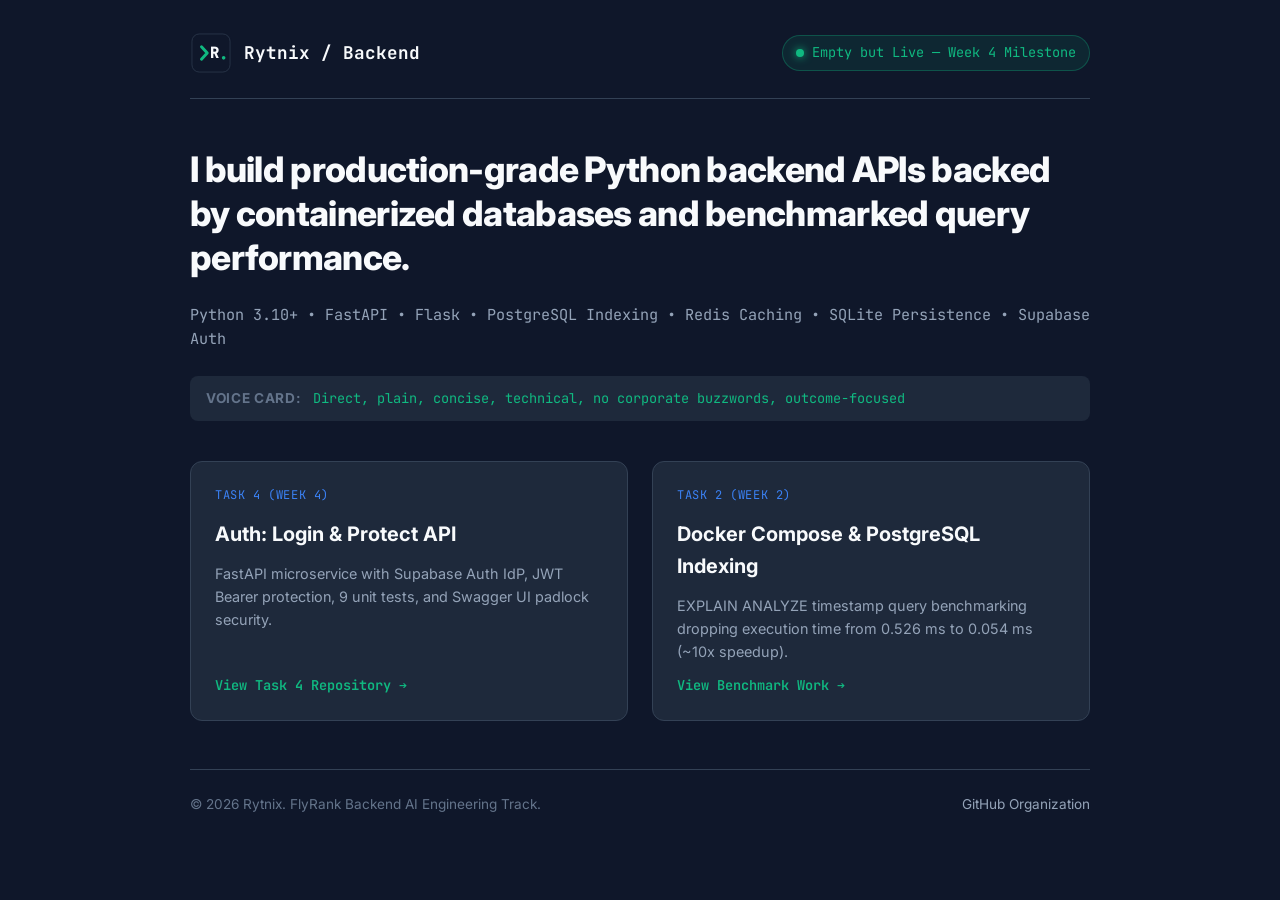
<file: index.html>
<!DOCTYPE html>
<html lang="en">
<head>
  <meta charset="UTF-8">
  <meta name="viewport" content="width=device-width, initial-scale=1.0">
  <title>Rytnix | Backend Engineering Portfolio</title>
  <link rel="preconnect" href="https://fonts.googleapis.com">
  <link rel="preconnect" href="https://fonts.gstatic.com" crossorigin>
  <link href="https://fonts.googleapis.com/css2?family=Inter:wght@400;600;700;800&family=JetBrains+Mono:wght@400;500;700&display=swap" rel="stylesheet">
  <link rel="stylesheet" href="style.css">
  <link rel="icon" type="image/svg+xml" href="favicon.svg">
</head>
<body>
  <div class="container">
    <header class="header">
      <div class="logo-group">
        <svg xmlns="http://www.w3.org/2000/svg" viewBox="0 0 512 512" width="42" height="42">
          <rect width="512" height="512" rx="112" fill="#0F172A"/>
          <rect x="24" y="24" width="464" height="464" rx="88" fill="none" stroke="#334155" stroke-width="8"/>
          <path d="M 140 180 L 210 256 L 140 332" fill="none" stroke="#10B981" stroke-width="36" stroke-linecap="round" stroke-linejoin="round"/>
          <text x="240" y="320" font-family="JetBrains Mono, sans-serif" font-weight="800" font-size="190" fill="#F8FAFC">R</text>
          <circle cx="410" cy="315" r="22" fill="#10B981"/>
        </svg>
        <span class="brand-name">Rytnix / Backend</span>
      </div>
      <div class="status-badge">
        <span class="status-dot"></span> Empty but Live — Week 4 Milestone
      </div>
    </header>

    <main class="hero">
      <h1 class="claim">
        I build production-grade Python backend APIs backed by containerized databases and benchmarked query performance.
      </h1>
      
      <p class="subtitle">
        Python 3.10+ • FastAPI • Flask • PostgreSQL Indexing • Redis Caching • SQLite Persistence • Supabase Auth
      </p>

      <div class="voice-card">
        <span class="voice-label">Voice Card:</span>
        <code>Direct, plain, concise, technical, no corporate buzzwords, outcome-focused</code>
      </div>

      <div class="card-grid">
        <div class="card">
          <div class="card-tag">Task 4 (Week 4)</div>
          <h3>Auth: Login & Protect API</h3>
          <p>FastAPI microservice with Supabase Auth IdP, JWT Bearer protection, 9 unit tests, and Swagger UI padlock security.</p>
          <a href="https://github.com/Rytnix786/first-api-endpoint/tree/main/Task4-w4-a1" class="btn" target="_blank">View Task 4 Repository ➔</a>
        </div>

        <div class="card">
          <div class="card-tag">Task 2 (Week 2)</div>
          <h3>Docker Compose & PostgreSQL Indexing</h3>
          <p>EXPLAIN ANALYZE timestamp query benchmarking dropping execution time from 0.526 ms to 0.054 ms (~10x speedup).</p>
          <a href="https://github.com/Rytnix786/first-api-endpoint/tree/main/Task2-w2" class="btn" target="_blank">View Benchmark Work ➔</a>
        </div>
      </div>
    </main>

    <footer class="footer">
      <p>&copy; 2026 Rytnix. FlyRank Backend AI Engineering Track.</p>
      <a href="https://github.com/Rytnix786/first-api-endpoint" target="_blank" class="footer-link">GitHub Organization</a>
    </footer>
  </div>
</body>
</html>
</file>
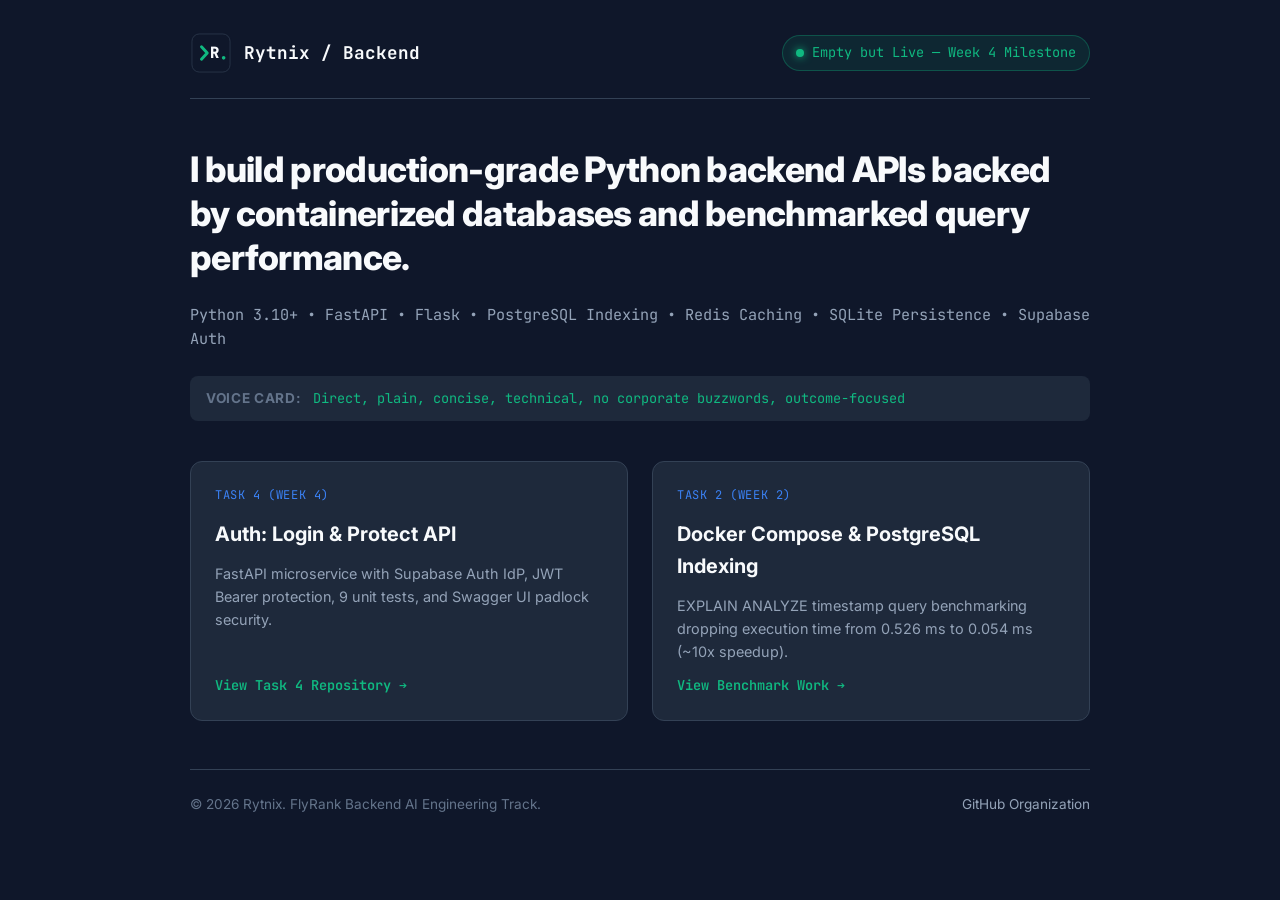
<file: AI-Fluency-w4/index.html>
<!DOCTYPE html>
<html lang="en">
<head>
  <meta charset="UTF-8">
  <meta name="viewport" content="width=device-width, initial-scale=1.0">
  <title>Rytnix | Backend Engineering Portfolio</title>
  <link rel="preconnect" href="https://fonts.googleapis.com">
  <link rel="preconnect" href="https://fonts.gstatic.com" crossorigin>
  <link href="https://fonts.googleapis.com/css2?family=Inter:wght@400;600;700;800&family=JetBrains+Mono:wght@400;500;700&display=swap" rel="stylesheet">
  <link rel="stylesheet" href="style.css">
</head>
<body>
  <div class="container">
    <header class="header">
      <div class="logo-group">
        <svg xmlns="http://www.w3.org/2000/svg" viewBox="0 0 512 512" width="42" height="42">
          <rect width="512" height="512" rx="112" fill="#0F172A"/>
          <rect x="24" y="24" width="464" height="464" rx="88" fill="none" stroke="#334155" stroke-width="8"/>
          <path d="M 140 180 L 210 256 L 140 332" fill="none" stroke="#10B981" stroke-width="36" stroke-linecap="round" stroke-linejoin="round"/>
          <text x="240" y="320" font-family="JetBrains Mono, sans-serif" font-weight="800" font-size="190" fill="#F8FAFC">R</text>
          <circle cx="410" cy="315" r="22" fill="#10B981"/>
        </svg>
        <span class="brand-name">Rytnix / Backend</span>
      </div>
      <div class="status-badge">
        <span class="status-dot"></span> Empty but Live — Week 4 Milestone
      </div>
    </header>

    <main class="hero">
      <h1 class="claim">
        I build production-grade Python backend APIs backed by containerized databases and benchmarked query performance.
      </h1>
      
      <p class="subtitle">
        Python 3.10+ • FastAPI • Flask • PostgreSQL Indexing • Redis Caching • SQLite Persistence • Supabase Auth
      </p>

      <div class="voice-card">
        <span class="voice-label">Voice Card:</span>
        <code>Direct, plain, concise, technical, no corporate buzzwords, outcome-focused</code>
      </div>

      <div class="card-grid">
        <div class="card">
          <div class="card-tag">Task 4 (Week 4)</div>
          <h3>Auth: Login & Protect API</h3>
          <p>FastAPI microservice with Supabase Auth IdP, JWT Bearer protection, 9 unit tests, and Swagger UI padlock security.</p>
          <a href="https://github.com/Rytnix786/first-api-endpoint/tree/main/Task4-w4-a1" class="btn" target="_blank">View Task 4 Repository ➔</a>
        </div>

        <div class="card">
          <div class="card-tag">Task 2 (Week 2)</div>
          <h3>Docker Compose & PostgreSQL Indexing</h3>
          <p>EXPLAIN ANALYZE timestamp query benchmarking dropping execution time from 0.526 ms to 0.054 ms (~10x speedup).</p>
          <a href="https://github.com/Rytnix786/first-api-endpoint/tree/main/Task2-w2" class="btn" target="_blank">View Benchmark Work ➔</a>
        </div>
      </div>
    </main>

    <footer class="footer">
      <p>&copy; 2026 Rytnix. FlyRank Backend AI Engineering Track.</p>
      <a href="https://github.com/Rytnix786/first-api-endpoint" target="_blank" class="footer-link">GitHub Organization</a>
    </footer>
  </div>
</body>
</html>
</file>
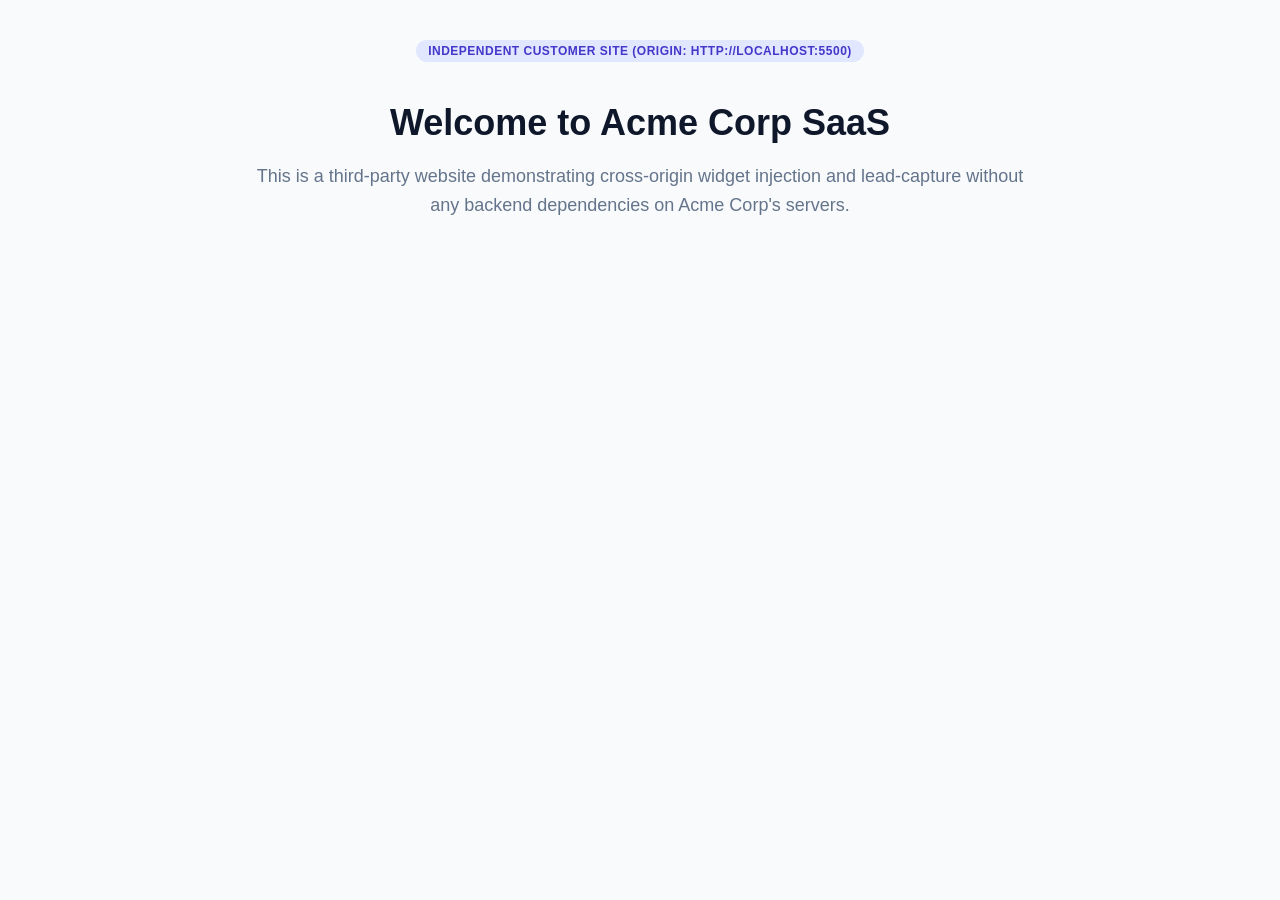
<file: backend-embeddable-widget-capstone/customer-site/index.html>
<!DOCTYPE html>
<html lang="en">
<head>
  <meta charset="UTF-8" />
  <meta name="viewport" content="width=device-width, initial-scale=1.0" />
  <title>Acme Corp — Independent Customer Website (Second Origin)</title>
  <style>
    body {
      font-family: -apple-system, BlinkMacSystemFont, "Segoe UI", Roboto, sans-serif;
      background: #f8fafc;
      margin: 0;
      padding: 40px 20px;
      color: #334155;
    }
    .hero {
      max-width: 800px;
      margin: 0 auto 40px auto;
      text-align: center;
    }
    .hero h1 {
      font-size: 36px;
      font-weight: 800;
      color: #0f172a;
      margin-bottom: 12px;
    }
    .hero p {
      font-size: 18px;
      color: #64748b;
      line-height: 1.6;
    }
    .badge {
      display: inline-block;
      background: #e0e7ff;
      color: #4338ca;
      font-size: 12px;
      font-weight: 700;
      padding: 4px 12px;
      border-radius: 9999px;
      margin-bottom: 16px;
      text-transform: uppercase;
      letter-spacing: 0.5px;
    }
  </style>
</head>
<body>

  <div class="hero">
    <div class="badge">Independent Customer Site (Origin: http://localhost:5500)</div>
    <h1>Welcome to Acme Corp SaaS</h1>
    <p>This is a third-party website demonstrating cross-origin widget injection and lead-capture without any backend dependencies on Acme Corp's servers.</p>
  </div>

  <!-- FLYRANK EMBEDDABLE WIDGET SNIPPET -->
  <script src="http://localhost:8000/widget.js?id=w_demo_123"></script>

</body>
</html>
</file>
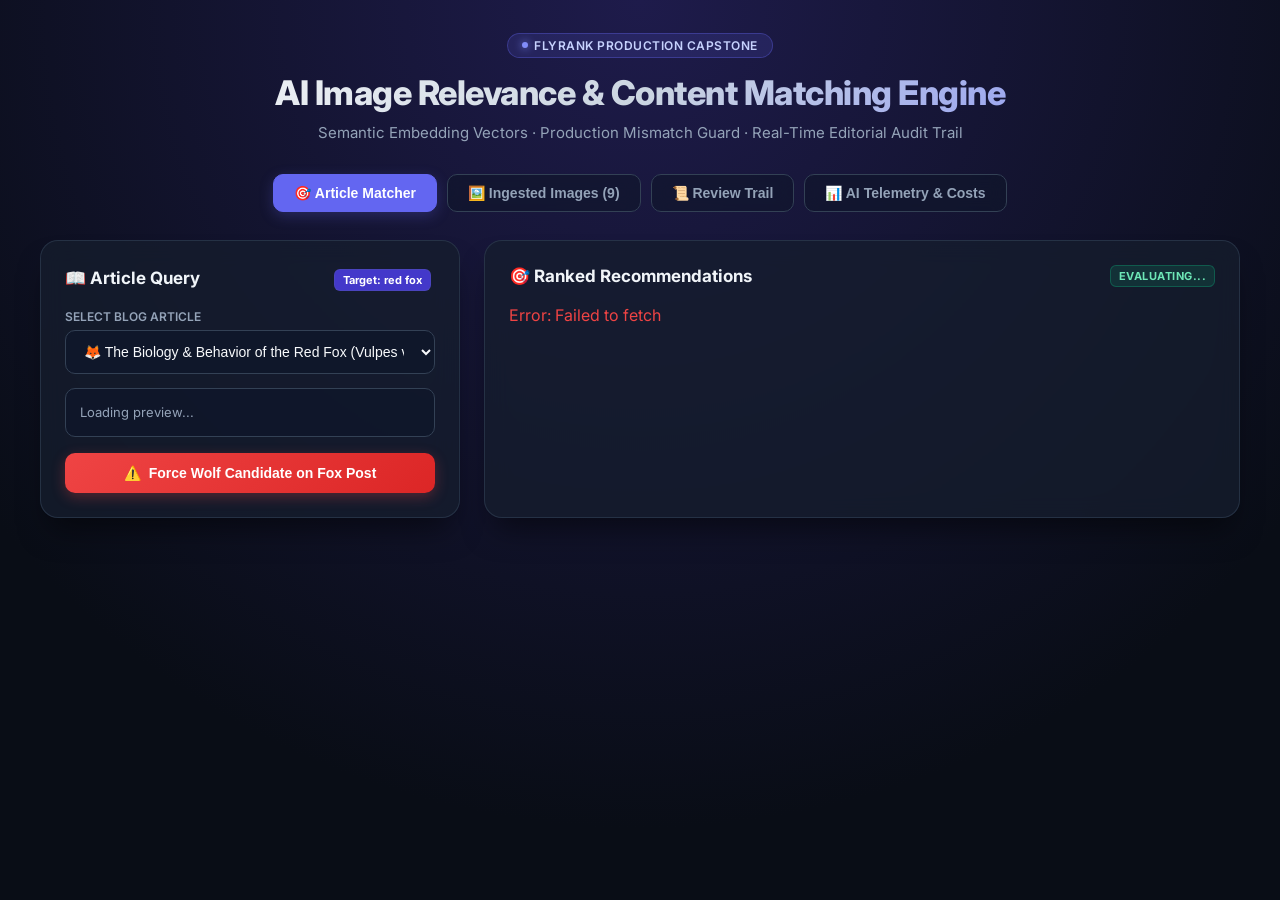
<file: backend-image-understanding-capstone/static/index.html>
<!DOCTYPE html>
<html lang="en">
<head>
  <meta charset="UTF-8" />
  <meta name="viewport" content="width=device-width, initial-scale=1.0" />
  <title>FlyRank — AI Image Relevance & Content Matching Engine</title>
  <link rel="preconnect" href="https://fonts.googleapis.com">
  <link rel="preconnect" href="https://fonts.gstatic.com" crossorigin>
  <link href="https://fonts.googleapis.com/css2?family=Inter:wght@400;500;600;700;800&family=JetBrains+Mono:wght@400;600&display=swap" rel="stylesheet">
  <style>
    :root {
      --primary: #6366f1;
      --primary-hover: #4f46e5;
      --primary-glow: rgba(99, 102, 241, 0.25);
      --bg: #090d16;
      --card-bg: rgba(22, 30, 46, 0.75);
      --card-border: rgba(51, 65, 85, 0.6);
      --card-hover: rgba(30, 41, 59, 0.85);
      --text-main: #f8fafc;
      --text-muted: #94a3b8;
      --border: #334155;
      --success: #10b981;
      --success-bg: rgba(16, 185, 129, 0.15);
      --danger: #ef4444;
      --danger-bg: rgba(239, 68, 68, 0.15);
      --warning: #f59e0b;
      --warning-bg: rgba(245, 158, 11, 0.15);
    }
    * {
      box-sizing: border-box;
      transition: all 0.2s cubic-bezier(0.16, 1, 0.3, 1);
    }
    body {
      font-family: 'Inter', -apple-system, BlinkMacSystemFont, sans-serif;
      background: radial-gradient(circle at 50% 0%, #1e1b4b 0%, var(--bg) 75%);
      color: var(--text-main);
      margin: 0;
      padding: 32px 20px;
      min-height: 100vh;
      -webkit-font-smoothing: antialiased;
    }
    .container {
      max-width: 1200px;
      margin: 0 auto;
    }
    /* Header */
    .header {
      text-align: center;
      margin-bottom: 32px;
    }
    .badge {
      display: inline-flex;
      align-items: center;
      gap: 6px;
      background: rgba(99, 102, 241, 0.15);
      border: 1px solid rgba(99, 102, 241, 0.35);
      color: #c7d2fe;
      font-size: 12px;
      font-weight: 600;
      padding: 4px 14px;
      border-radius: 9999px;
      margin-bottom: 14px;
      text-transform: uppercase;
      letter-spacing: 0.5px;
    }
    .badge::before {
      content: '';
      width: 6px;
      height: 6px;
      background: #818cf8;
      border-radius: 50%;
      box-shadow: 0 0 8px #818cf8;
    }
    .header h1 {
      font-size: 34px;
      font-weight: 800;
      margin: 0 0 10px 0;
      background: linear-gradient(135deg, #ffffff 0%, #cbd5e1 50%, #818cf8 100%);
      background-clip: text;
      -webkit-background-clip: text;
      -webkit-text-fill-color: transparent;
      letter-spacing: -0.5px;
    }
    .header p {
      color: var(--text-muted);
      font-size: 15px;
      margin: 0;
    }

    /* Tabs */
    .tabs-nav {
      display: flex;
      justify-content: center;
      gap: 10px;
      margin-bottom: 28px;
    }
    .tab-btn {
      padding: 10px 20px;
      border-radius: 10px;
      border: 1px solid var(--border);
      background: rgba(15, 23, 42, 0.6);
      color: var(--text-muted);
      font-size: 14px;
      font-weight: 600;
      cursor: pointer;
      display: flex;
      align-items: center;
      gap: 8px;
      backdrop-filter: blur(8px);
    }
    .tab-btn:hover {
      color: #ffffff;
      border-color: #64748b;
      transform: translateY(-1px);
    }
    .tab-btn.active {
      background: var(--primary);
      color: #ffffff;
      border-color: var(--primary);
      box-shadow: 0 4px 14px var(--primary-glow);
    }

    /* Layout Grid */
    .tab-content {
      display: none;
    }
    .tab-content.active {
      display: block;
      animation: fadeIn 0.3s ease-out;
    }
    @keyframes fadeIn {
      from { opacity: 0; transform: translateY(6px); }
      to { opacity: 1; transform: translateY(0); }
    }

    .grid {
      display: grid;
      grid-template-columns: 420px 1fr;
      gap: 24px;
    }
    @media (max-width: 900px) {
      .grid { grid-template-columns: 1fr; }
    }

    /* Cards */
    .card {
      background: var(--card-bg);
      border: 1px solid var(--card-border);
      border-radius: 18px;
      padding: 24px;
      box-shadow: 0 20px 30px -10px rgba(0, 0, 0, 0.5);
      backdrop-filter: blur(12px);
    }
    .card-header {
      display: flex;
      align-items: center;
      justify-content: space-between;
      margin-bottom: 18px;
    }
    .card-title {
      font-size: 17px;
      font-weight: 700;
      color: #f1f5f9;
      display: flex;
      align-items: center;
      gap: 8px;
    }

    /* Form Controls */
    select {
      width: 100%;
      padding: 12px 14px;
      border-radius: 10px;
      border: 1px solid var(--border);
      background: #0f172a;
      color: var(--text-main);
      font-size: 14px;
      font-weight: 500;
      outline: none;
      margin-bottom: 14px;
      cursor: pointer;
    }
    select:focus {
      border-color: var(--primary);
      box-shadow: 0 0 0 3px var(--primary-glow);
    }

    /* Action Buttons */
    .btn-action {
      width: 100%;
      padding: 12px 16px;
      border-radius: 10px;
      border: none;
      font-size: 14px;
      font-weight: 600;
      cursor: pointer;
      display: flex;
      align-items: center;
      justify-content: center;
      gap: 8px;
      position: relative;
      overflow: hidden;
    }
    .btn-action:active {
      transform: scale(0.98);
    }
    .btn-attack {
      background: linear-gradient(135deg, #ef4444 0%, #dc2626 100%);
      color: #ffffff;
      box-shadow: 0 4px 14px rgba(239, 68, 68, 0.3);
      margin-top: 10px;
    }
    .btn-attack:hover {
      background: linear-gradient(135deg, #f87171 0%, #ef4444 100%);
      box-shadow: 0 6px 20px rgba(239, 68, 68, 0.45);
    }

    /* Candidate Card */
    .candidate-card {
      background: rgba(15, 23, 42, 0.7);
      border: 1px solid var(--border);
      border-radius: 14px;
      padding: 16px;
      margin-bottom: 14px;
      position: relative;
    }
    .candidate-card:hover {
      border-color: #64748b;
      background: rgba(30, 41, 59, 0.8);
      transform: translateY(-2px);
    }
    .candidate-card.accepted {
      border-left: 5px solid var(--success);
    }
    .candidate-card.refused {
      border-left: 5px solid var(--danger);
    }

    .verdict-tag {
      display: inline-flex;
      align-items: center;
      gap: 4px;
      font-size: 11px;
      font-weight: 700;
      padding: 3px 8px;
      border-radius: 6px;
      text-transform: uppercase;
      letter-spacing: 0.5px;
    }
    .verdict-accepted {
      background: var(--success-bg);
      color: #6ee7b7;
      border: 1px solid rgba(16, 185, 129, 0.3);
    }
    .verdict-refused {
      background: var(--danger-bg);
      color: #fca5a5;
      border: 1px solid rgba(239, 68, 68, 0.3);
    }

    .tag {
      display: inline-block;
      background: rgba(51, 65, 85, 0.6);
      color: #cbd5e1;
      font-size: 11px;
      font-weight: 500;
      padding: 3px 8px;
      border-radius: 6px;
      margin-right: 4px;
      margin-top: 4px;
      border: 1px solid rgba(100, 116, 139, 0.2);
    }

    .score-badge {
      font-family: 'JetBrains Mono', monospace;
      font-weight: 700;
      color: #818cf8;
      font-size: 13px;
      background: rgba(99, 102, 241, 0.1);
      padding: 2px 8px;
      border-radius: 6px;
    }

    /* Mini Action Buttons inside Candidate Card */
    .card-actions {
      display: flex;
      gap: 8px;
      margin-top: 12px;
    }
    .btn-review {
      flex: 1;
      padding: 8px 12px;
      border-radius: 8px;
      font-size: 12px;
      font-weight: 600;
      border: none;
      cursor: pointer;
      display: flex;
      align-items: center;
      justify-content: center;
      gap: 6px;
    }
    .btn-approve {
      background: rgba(16, 185, 129, 0.2);
      color: #34d399;
      border: 1px solid rgba(16, 185, 129, 0.4);
    }
    .btn-approve:hover {
      background: var(--success);
      color: #ffffff;
      box-shadow: 0 4px 12px rgba(16, 185, 129, 0.3);
    }
    .btn-reject {
      background: rgba(239, 68, 68, 0.2);
      color: #f87171;
      border: 1px solid rgba(239, 68, 68, 0.4);
    }
    .btn-reject:hover {
      background: var(--danger);
      color: #ffffff;
      box-shadow: 0 4px 12px rgba(239, 68, 68, 0.3);
    }

    /* Toast Notification */
    #toast-container {
      position: fixed;
      bottom: 24px;
      right: 24px;
      z-index: 1000;
      display: flex;
      flex-direction: column;
      gap: 8px;
    }
    .toast {
      background: #1e293b;
      color: #ffffff;
      border: 1px solid #475569;
      padding: 12px 18px;
      border-radius: 10px;
      font-size: 13px;
      font-weight: 500;
      box-shadow: 0 10px 25px rgba(0, 0, 0, 0.5);
      display: flex;
      align-items: center;
      gap: 10px;
      animation: slideIn 0.25s ease-out;
    }
    @keyframes slideIn {
      from { transform: translateX(100%); opacity: 0; }
      to { transform: translateX(0); opacity: 1; }
    }

    /* Tables for Logs and Telemetry */
    table {
      width: 100%;
      border-collapse: collapse;
      font-size: 13px;
      text-align: left;
    }
    th {
      padding: 12px;
      background: rgba(15, 23, 42, 0.8);
      color: #94a3b8;
      border-bottom: 1px solid var(--border);
      font-weight: 600;
      text-transform: uppercase;
      font-size: 11px;
      letter-spacing: 0.5px;
    }
    td {
      padding: 12px;
      border-bottom: 1px solid rgba(51, 65, 85, 0.4);
      color: #cbd5e1;
    }
    tr:hover td {
      background: rgba(30, 41, 59, 0.5);
    }

    /* Gallery Cards */
    .gallery-grid {
      display: grid;
      grid-template-columns: repeat(auto-fill, minmax(280px, 1fr));
      gap: 16px;
    }
    .gallery-card {
      background: rgba(15, 23, 42, 0.6);
      border: 1px solid var(--border);
      border-radius: 14px;
      padding: 16px;
      position: relative;
    }
    .gallery-card.flagged {
      border: 1px solid rgba(245, 158, 11, 0.6);
      background: rgba(245, 158, 11, 0.05);
    }
  </style>
</head>
<body>

  <div class="container">
    <div class="header">
      <div class="badge">FlyRank Production Capstone</div>
      <h1>AI Image Relevance & Content Matching Engine</h1>
      <p>Semantic Embedding Vectors · Production Mismatch Guard · Real-Time Editorial Audit Trail</p>
    </div>

    <!-- Navigation Tabs -->
    <div class="tabs-nav">
      <button class="tab-btn active" onclick="switchTab('matcher', this)">🎯 Article Matcher</button>
      <button class="tab-btn" onclick="switchTab('gallery', this)">🖼️ Ingested Images (9)</button>
      <button class="tab-btn" onclick="switchTab('reviews', this)">📜 Review Trail</button>
      <button class="tab-btn" onclick="switchTab('costs', this)">📊 AI Telemetry & Costs</button>
    </div>

    <!-- TAB 1: Article Matcher & Guard -->
    <div id="tab-matcher" class="tab-content active">
      <div class="grid">
        <!-- Left Panel: Article Selection -->
        <div class="card">
          <div class="card-header">
            <div class="card-title">📖 Article Query</div>
            <span id="post-target-tag" class="tag" style="background:#4338ca; color:#ffffff; font-weight:700;">Target: red fox</span>
          </div>

          <label style="display:block; font-size:12px; color:var(--text-muted); font-weight:600; margin-bottom:6px; text-transform:uppercase;">Select Blog Article</label>
          <select id="article-select" onchange="loadArticleMatches()">
            <option value="p_fox_01">🦊 The Biology & Behavior of the Red Fox (Vulpes vulpes)</option>
            <option value="p_wolf_01">🐺 Pack Hunting Tactics of the Gray Wolf (Canis lupus)</option>
            <option value="p_dog_01">🐶 Essential Care Tips for Your Golden Retriever</option>
            <option value="p_quantum_01">⚛️ Superconducting Qubits & Quantum Computing</option>
            <option value="p_satellite_01">🛰️ Next-Generation Spacecraft & Satellites</option>
            <option value="p_cooking_01">🍕 Traditional Neapolitan Pizza Recipe (Out of Domain)</option>
          </select>

          <div id="post-content-preview" style="font-size: 13px; color: var(--text-muted); line-height: 1.5; margin-bottom: 16px; background: rgba(15, 23, 42, 0.8); padding: 14px; border-radius: 10px; border: 1px solid var(--border);">
            Loading preview...
          </div>

          <button onclick="forceWolfOnFox()" class="btn-action btn-attack" id="force-wolf-btn">
            <span>⚠️</span> Force Wolf Candidate on Fox Post
          </button>

          <div id="forced-alert-container"></div>
        </div>

        <!-- Right Panel: Match Candidates -->
        <div class="card">
          <div class="card-header">
            <div class="card-title">🎯 Ranked Recommendations</div>
            <span id="match-status-badge" class="verdict-tag verdict-accepted">Evaluating...</span>
          </div>

          <div id="match-summary" style="font-size: 13px; color: #cbd5e1; margin-bottom: 16px; font-weight: 500; line-height: 1.4;"></div>

          <div id="candidates-list">
            <div style="text-align:center; color:var(--text-muted); padding:30px;">Loading candidate rankings...</div>
          </div>
        </div>
      </div>
    </div>

    <!-- TAB 2: Image Corpus Gallery -->
    <div id="tab-gallery" class="tab-content">
      <div class="card">
        <div class="card-header">
          <div class="card-title">🖼️ Ingested Image Corpus & Vision Metadata</div>
          <button onclick="loadGallery()" class="tab-btn" style="padding:4px 10px; font-size:12px;">🔄 Refresh</button>
        </div>
        <div id="gallery-container" class="gallery-grid">Loading image corpus...</div>
      </div>
    </div>

    <!-- TAB 3: Review Audit Trail -->
    <div id="tab-reviews" class="tab-content">
      <div class="card">
        <div class="card-header">
          <div class="card-title">📜 Human-in-the-Loop Review Trail</div>
          <button onclick="loadReviews()" class="tab-btn" style="padding:4px 10px; font-size:12px;">🔄 Refresh</button>
        </div>
        <div style="overflow-x:auto;">
          <table>
            <thead>
              <tr>
                <th>Timestamp</th>
                <th>Post ID</th>
                <th>Image ID</th>
                <th>Decision</th>
                <th>Similarity</th>
                <th>Reason</th>
              </tr>
            </thead>
            <tbody id="reviews-tbody">
              <tr><td colspan="6" style="text-align:center;">Loading audit trail...</td></tr>
            </tbody>
          </table>
        </div>
      </div>
    </div>

    <!-- TAB 4: AI Cost Telemetry -->
    <div id="tab-costs" class="tab-content">
      <div class="card">
        <div class="card-header">
          <div class="card-title">📊 Per-Call AI Cost Telemetry ($0 Free Tier Tracking)</div>
          <button onclick="loadCosts()" class="tab-btn" style="padding:4px 10px; font-size:12px;">🔄 Refresh</button>
        </div>
        <div style="overflow-x:auto;">
          <table>
            <thead>
              <tr>
                <th>Timestamp</th>
                <th>Operation</th>
                <th>Model</th>
                <th>Tokens (In / Out)</th>
                <th>Duration</th>
                <th>Cost (µ-cents)</th>
              </tr>
            </thead>
            <tbody id="costs-tbody">
              <tr><td colspan="6" style="text-align:center;">Loading telemetry logs...</td></tr>
            </tbody>
          </table>
        </div>
      </div>
    </div>
  </div>

  <!-- Toast Container -->
  <div id="toast-container"></div>

  <script>
    const API_BASE = 'http://localhost:8000';

    function showToast(message, type = 'success') {
      const container = document.getElementById('toast-container');
      const toast = document.createElement('div');
      toast.className = 'toast';
      const icon = type === 'success' ? '✅' : (type === 'danger' ? '❌' : 'ℹ️');
      toast.innerHTML = `<span>${icon}</span> <span>${message}</span>`;
      container.appendChild(toast);
      setTimeout(() => {
        toast.style.opacity = '0';
        toast.style.transform = 'translateY(10px)';
        setTimeout(() => toast.remove(), 250);
      }, 3500);
    }

    function switchTab(tabName, el) {
      document.querySelectorAll('.tab-content').forEach(tc => tc.classList.remove('active'));
      document.querySelectorAll('.tab-btn').forEach(tb => tb.classList.remove('active'));
      document.getElementById('tab-' + tabName).classList.add('active');
      if (el) el.classList.add('active');

      if (tabName === 'gallery') loadGallery();
      if (tabName === 'reviews') loadReviews();
      if (tabName === 'costs') loadCosts();
    }

    async function loadArticleMatches() {
      const select = document.getElementById('article-select');
      const postId = select.value;
      const alertContainer = document.getElementById('forced-alert-container');
      alertContainer.innerHTML = '';

      const targetMap = {
        'p_fox_01': 'Target: red fox',
        'p_wolf_01': 'Target: gray wolf',
        'p_dog_01': 'Target: dog',
        'p_quantum_01': 'Target: quantum computing',
        'p_satellite_01': 'Target: space satellite',
        'p_cooking_01': 'Target: culinary recipe'
      };
      document.getElementById('post-target-tag').innerText = targetMap[postId] || 'Target: general';

      try {
        const res = await fetch(`${API_BASE}/api/v1/posts/${postId}/matches`);
        const data = await res.json();

        document.getElementById('post-content-preview').innerHTML = `
          <strong>Title:</strong> ${data.post_title}<br/>
          <span style="color:#a5b4fc; font-weight:600;">Ground-Truth Target: ${data.target_subject}</span>
        `;
        document.getElementById('match-summary').innerText = data.status_summary;

        const badge = document.getElementById('match-status-badge');
        if (data.has_confident_match) {
          badge.className = 'verdict-tag verdict-accepted';
          badge.innerHTML = '<span>●</span> Confident Match';
        } else {
          badge.className = 'verdict-tag verdict-refused';
          badge.innerHTML = '<span>●</span> No Match (Refused)';
        }

        renderCandidates(data.candidates, postId);
      } catch (err) {
        document.getElementById('candidates-list').innerHTML = `<div style="color:#ef4444;">Error: ${err.message}</div>`;
      }
    }

    function renderCandidates(candidates, postId) {
      const container = document.getElementById('candidates-list');
      if (!candidates || candidates.length === 0) {
        container.innerHTML = '<div style="color:var(--text-muted); text-align:center; padding:30px;">No candidates available.</div>';
        return;
      }

      container.innerHTML = candidates.map(c => {
        const isAccepted = c.guard_passed;
        return `
          <div class="candidate-card ${isAccepted ? 'accepted' : 'refused'}">
            <div style="display:flex; justify-content:space-between; align-items:center; margin-bottom: 6px;">
              <span style="font-weight: 700; font-size: 14px; color:#f8fafc;">${c.filename}</span>
              <span class="score-badge">Cosine Sim: ${(c.similarity_score * 100).toFixed(1)}%</span>
            </div>
            
            <div style="margin-bottom: 8px;">
              <span class="verdict-tag ${isAccepted ? 'verdict-accepted' : 'verdict-refused'}">
                ${isAccepted ? '✅ ACCEPTED' : '❌ REFUSED'}
              </span>
              <span class="tag">Subject: ${c.subject}</span>
              <span class="tag">Confidence: ${(c.confidence * 100).toFixed(0)}%</span>
            </div>

            <p style="font-size: 12px; color: var(--text-muted); margin: 0 0 10px 0; line-height: 1.4;">
              ${c.caption}
            </p>

            <div style="font-size: 12px; color: ${isAccepted ? '#6ee7b7' : '#fca5a5'}; background: ${isAccepted ? 'rgba(16, 185, 129, 0.1)' : 'rgba(239, 68, 68, 0.1)'}; padding: 8px 12px; border-radius: 8px; border: 1px solid ${isAccepted ? 'rgba(16, 185, 129, 0.25)' : 'rgba(239, 68, 68, 0.25)'};">
              <strong>Guard Verdict:</strong> ${c.guard_reason}
            </div>

            <div class="card-actions">
              <button class="btn-review btn-approve" onclick="recordReview('${postId}', '${c.image_id}', 'approved', this)">
                <span>✓</span> Approve Match
              </button>
              <button class="btn-review btn-reject" onclick="recordReview('${postId}', '${c.image_id}', 'rejected', this)">
                <span>✕</span> Reject Candidate
              </button>
            </div>
          </div>
        `;
      }).join('');
    }

    async function forceWolfOnFox() {
      document.getElementById('article-select').value = 'p_fox_01';
      document.getElementById('post-target-tag').innerText = 'Target: red fox';

      const alertContainer = document.getElementById('forced-alert-container');
      alertContainer.innerHTML = `
        <div style="background:rgba(239, 68, 68, 0.15); border:1px solid rgba(239, 68, 68, 0.4); color:#fca5a5; padding:14px; border-radius:10px; font-size:13px; margin-top:14px; line-height:1.5;">
          <div style="font-weight:700; color:#ef4444; margin-bottom:4px; display:flex; align-items:center; gap:6px;">
            <span>🛡️</span> PRODUCTION MISMATCH GUARD REFUSAL
          </div>
          Candidate <code>gray_wolf_snow.jpg</code> evaluated against Red Fox article.<br/>
          <strong>Verdict:</strong> <span class="verdict-tag verdict-refused">REFUSED</span><br/>
          <strong>Reason:</strong> Subject mismatch: article discusses 'red fox' whereas candidate image depicts 'gray wolf'.
        </div>
      `;

      await loadArticleMatches();
      showToast('Mismatch Guard successfully refused the wolf recommendation!', 'danger');
    }

    async function recordReview(postId, imageId, decision, btnEl) {
      const originalText = btnEl.innerHTML;
      btnEl.disabled = true;
      btnEl.innerHTML = 'Recording...';

      try {
        const endpoint = decision === 'approved' ? '/api/v1/reviews/approve' : '/api/v1/reviews/reject';
        const res = await fetch(`${API_BASE}${endpoint}`, {
          method: 'POST',
          headers: {'Content-Type': 'application/json'},
          body: JSON.stringify({
            post_id: postId,
            image_id: imageId,
            reason: `Editorial ${decision} via live dashboard`
          })
        });

        if (res.ok) {
          btnEl.innerHTML = decision === 'approved' ? '✓ Approved' : '✕ Rejected';
          showToast(`Recorded editorial ${decision.toUpperCase()} for ${imageId}`);
        } else {
          throw new Error(`HTTP ${res.status}`);
        }
      } catch (err) {
        btnEl.disabled = false;
        btnEl.innerHTML = originalText;
        showToast('Review error: ' + err.message, 'danger');
      }
    }

    async function loadGallery() {
      const container = document.getElementById('gallery-container');
      try {
        const res = await fetch(`${API_BASE}/api/v1/images`);
        const images = await res.json();

        container.innerHTML = images.map(img => `
          <div class="gallery-card ${img.status === 'flagged_low_confidence' ? 'flagged' : ''}">
            <div style="font-weight:700; font-size:14px; margin-bottom:6px; color:#f8fafc;">${img.filename}</div>
            <div style="margin-bottom:8px;">
              <span class="tag" style="background:#4338ca; color:#ffffff;">${img.category}</span>
              <span class="tag">Subject: ${img.subject}</span>
              <span class="tag" style="${img.confidence < 0.70 ? 'background:#b45309; color:#fef3c7;' : ''}">
                Confidence: ${(img.confidence * 100).toFixed(0)}%
              </span>
            </div>
            <p style="font-size:12px; color:var(--text-muted); line-height:1.4; margin:0 0 8px 0;">${img.caption}</p>
            ${img.status === 'flagged_low_confidence' ? '<div style="font-size:11px; color:#f59e0b; font-weight:700;">⚠️ Flagged for Human Review</div>' : ''}
          </div>
        `).join('');
      } catch (err) {
        container.innerHTML = `<div style="color:#ef4444;">Error loading gallery: ${err.message}</div>`;
      }
    }

    async function loadReviews() {
      const tbody = document.getElementById('reviews-tbody');
      try {
        const res = await fetch(`${API_BASE}/api/v1/reviews`);
        const reviews = await res.json();

        if (!reviews || reviews.length === 0) {
          tbody.innerHTML = '<tr><td colspan="6" style="text-align:center; color:var(--text-muted);">No reviews recorded yet.</td></tr>';
          return;
        }

        tbody.innerHTML = reviews.map(r => `
          <tr>
            <td style="font-family:'JetBrains Mono'; font-size:11px;">${r.created_at.replace('T', ' ').slice(0, 19)}</td>
            <td><strong>${r.post_id}</strong></td>
            <td><code>${r.image_id}</code></td>
            <td>
              <span class="verdict-tag ${r.decision === 'approved' ? 'verdict-accepted' : 'verdict-refused'}">
                ${r.decision}
              </span>
            </td>
            <td style="font-family:'JetBrains Mono';">${(r.similarity_score * 100).toFixed(1)}%</td>
            <td style="font-size:12px; color:#94a3b8;">${r.reason || '-'}</td>
          </tr>
        `).join('');
      } catch (err) {
        tbody.innerHTML = `<tr><td colspan="6" style="color:#ef4444;">Error: ${err.message}</td></tr>`;
      }
    }

    async function loadCosts() {
      const tbody = document.getElementById('costs-tbody');
      try {
        const res = await fetch(`${API_BASE}/api/v1/costs`);
        const costs = await res.json();

        if (!costs || costs.length === 0) {
          tbody.innerHTML = '<tr><td colspan="6" style="text-align:center; color:var(--text-muted);">No telemetry logged yet.</td></tr>';
          return;
        }

        tbody.innerHTML = costs.map(c => `
          <tr>
            <td style="font-family:'JetBrains Mono'; font-size:11px;">${c.created_at.replace('T', ' ').slice(0, 19)}</td>
            <td><strong>${c.operation}</strong></td>
            <td style="font-size:11px; color:#94a3b8;">${c.model_id}</td>
            <td>${c.input_tokens} / ${c.output_tokens}</td>
            <td>${c.duration_ms} ms</td>
            <td><strong style="color:#a5b4fc;">${c.cost_micro_cents} µc</strong></td>
          </tr>
        `).join('');
      } catch (err) {
        tbody.innerHTML = `<tr><td colspan="6" style="color:#ef4444;">Error: ${err.message}</td></tr>`;
      }
    }

    window.onload = loadArticleMatches;
  </script>
</body>
</html>
</file>
<file: style.css>
:root {
  --bg-color: #0F172A;
  --card-bg: #1E293B;
  --text-main: #F8FAFC;
  --text-muted: #94A3B8;
  --text-dim: #64748B;
  --accent-emerald: #10B981;
  --accent-blue: #3B82F6;
  --border-color: #334155;
  --font-heading: 'Inter', sans-serif;
  --font-code: 'JetBrains Mono', monospace;
}

* {
  box-sizing: border-box;
  margin: 0;
  padding: 0;
}

body {
  background-color: var(--bg-color);
  color: var(--text-main);
  font-family: var(--font-heading);
  line-height: 1.6;
  min-height: 100vh;
  display: flex;
  justify-content: center;
  padding: 2rem 1rem;
}

.container {
  width: 100%;
  max-width: 900px;
  display: flex;
  flex-direction: column;
  gap: 3rem;
}

/* Header */
.header {
  display: flex;
  justify-content: space-between;
  align-items: center;
  padding-bottom: 1.5rem;
  border-bottom: 1px solid var(--border-color);
}

.logo-group {
  display: flex;
  align-items: center;
  gap: 0.75rem;
}

.brand-name {
  font-family: var(--font-code);
  font-weight: 700;
  font-size: 1.1rem;
  color: var(--text-main);
}

.status-badge {
  display: flex;
  align-items: center;
  gap: 0.5rem;
  font-family: var(--font-code);
  font-size: 0.85rem;
  color: var(--accent-emerald);
  background-color: rgba(16, 185, 129, 0.1);
  padding: 0.4rem 0.8rem;
  border-radius: 9999px;
  border: 1px solid rgba(16, 185, 129, 0.3);
}

.status-dot {
  width: 8px;
  height: 8px;
  background-color: var(--accent-emerald);
  border-radius: 50%;
  box-shadow: 0 0 8px var(--accent-emerald);
}

/* Hero Section */
.hero {
  display: flex;
  flex-direction: column;
  gap: 1.5rem;
}

.claim {
  font-size: 2.2rem;
  font-weight: 800;
  line-height: 1.25;
  color: var(--text-main);
  letter-spacing: -0.02em;
}

.subtitle {
  font-family: var(--font-code);
  font-size: 0.95rem;
  color: var(--text-muted);
}

.voice-card {
  display: flex;
  align-items: center;
  gap: 0.75rem;
  background-color: var(--card-bg);
  border: 1px stroke var(--border-color);
  border-radius: 8px;
  padding: 0.75rem 1rem;
}

.voice-label {
  font-size: 0.85rem;
  font-weight: 700;
  color: var(--text-dim);
  text-transform: uppercase;
  letter-spacing: 0.05em;
}

.voice-card code {
  font-family: var(--font-code);
  font-size: 0.85rem;
  color: var(--accent-emerald);
}

/* Grid Cards */
.card-grid {
  display: grid;
  grid-template-columns: repeat(auto-fit, minmax(320px, 1fr));
  gap: 1.5rem;
  margin-top: 1rem;
}

.card {
  background-color: var(--card-bg);
  border: 1px solid var(--border-color);
  border-radius: 12px;
  padding: 1.5rem;
  display: flex;
  flex-direction: column;
  gap: 0.75rem;
}

.card-tag {
  font-family: var(--font-code);
  font-size: 0.75rem;
  color: var(--accent-blue);
  text-transform: uppercase;
  letter-spacing: 0.05em;
}

.card h3 {
  font-size: 1.25rem;
  font-weight: 700;
  color: var(--text-main);
}

.card p {
  font-size: 0.9rem;
  color: var(--text-muted);
}

.btn {
  display: inline-block;
  margin-top: auto;
  font-family: var(--font-code);
  font-size: 0.85rem;
  font-weight: 600;
  color: var(--accent-emerald);
  text-decoration: none;
  transition: opacity 0.2s ease;
}

.btn:hover {
  opacity: 0.8;
}

/* Footer */
.footer {
  display: flex;
  justify-content: space-between;
  align-items: center;
  padding-top: 1.5rem;
  border-top: 1px solid var(--border-color);
  font-size: 0.85rem;
  color: var(--text-dim);
}

.footer-link {
  color: var(--text-muted);
  text-decoration: none;
}

.footer-link:hover {
  color: var(--accent-emerald);
}

@media (max-width: 640px) {
  .claim {
    font-size: 1.6rem;
  }
  .header {
    flex-direction: column;
    align-items: flex-start;
    gap: 1rem;
  }
}
</file>
<file: AI-Fluency-w4/style.css>
:root {
  --bg-color: #0F172A;
  --card-bg: #1E293B;
  --text-main: #F8FAFC;
  --text-muted: #94A3B8;
  --text-dim: #64748B;
  --accent-emerald: #10B981;
  --accent-blue: #3B82F6;
  --border-color: #334155;
  --font-heading: 'Inter', sans-serif;
  --font-code: 'JetBrains Mono', monospace;
}

* {
  box-sizing: border-box;
  margin: 0;
  padding: 0;
}

body {
  background-color: var(--bg-color);
  color: var(--text-main);
  font-family: var(--font-heading);
  line-height: 1.6;
  min-height: 100vh;
  display: flex;
  justify-content: center;
  padding: 2rem 1rem;
}

.container {
  width: 100%;
  max-width: 900px;
  display: flex;
  flex-direction: column;
  gap: 3rem;
}

/* Header */
.header {
  display: flex;
  justify-content: space-between;
  align-items: center;
  padding-bottom: 1.5rem;
  border-bottom: 1px solid var(--border-color);
}

.logo-group {
  display: flex;
  align-items: center;
  gap: 0.75rem;
}

.brand-name {
  font-family: var(--font-code);
  font-weight: 700;
  font-size: 1.1rem;
  color: var(--text-main);
}

.status-badge {
  display: flex;
  align-items: center;
  gap: 0.5rem;
  font-family: var(--font-code);
  font-size: 0.85rem;
  color: var(--accent-emerald);
  background-color: rgba(16, 185, 129, 0.1);
  padding: 0.4rem 0.8rem;
  border-radius: 9999px;
  border: 1px solid rgba(16, 185, 129, 0.3);
}

.status-dot {
  width: 8px;
  height: 8px;
  background-color: var(--accent-emerald);
  border-radius: 50%;
  box-shadow: 0 0 8px var(--accent-emerald);
}

/* Hero Section */
.hero {
  display: flex;
  flex-direction: column;
  gap: 1.5rem;
}

.claim {
  font-size: 2.2rem;
  font-weight: 800;
  line-height: 1.25;
  color: var(--text-main);
  letter-spacing: -0.02em;
}

.subtitle {
  font-family: var(--font-code);
  font-size: 0.95rem;
  color: var(--text-muted);
}

.voice-card {
  display: flex;
  align-items: center;
  gap: 0.75rem;
  background-color: var(--card-bg);
  border: 1px stroke var(--border-color);
  border-radius: 8px;
  padding: 0.75rem 1rem;
}

.voice-label {
  font-size: 0.85rem;
  font-weight: 700;
  color: var(--text-dim);
  text-transform: uppercase;
  letter-spacing: 0.05em;
}

.voice-card code {
  font-family: var(--font-code);
  font-size: 0.85rem;
  color: var(--accent-emerald);
}

/* Grid Cards */
.card-grid {
  display: grid;
  grid-template-columns: repeat(auto-fit, minmax(320px, 1fr));
  gap: 1.5rem;
  margin-top: 1rem;
}

.card {
  background-color: var(--card-bg);
  border: 1px solid var(--border-color);
  border-radius: 12px;
  padding: 1.5rem;
  display: flex;
  flex-direction: column;
  gap: 0.75rem;
}

.card-tag {
  font-family: var(--font-code);
  font-size: 0.75rem;
  color: var(--accent-blue);
  text-transform: uppercase;
  letter-spacing: 0.05em;
}

.card h3 {
  font-size: 1.25rem;
  font-weight: 700;
  color: var(--text-main);
}

.card p {
  font-size: 0.9rem;
  color: var(--text-muted);
}

.btn {
  display: inline-block;
  margin-top: auto;
  font-family: var(--font-code);
  font-size: 0.85rem;
  font-weight: 600;
  color: var(--accent-emerald);
  text-decoration: none;
  transition: opacity 0.2s ease;
}

.btn:hover {
  opacity: 0.8;
}

/* Footer */
.footer {
  display: flex;
  justify-content: space-between;
  align-items: center;
  padding-top: 1.5rem;
  border-top: 1px solid var(--border-color);
  font-size: 0.85rem;
  color: var(--text-dim);
}

.footer-link {
  color: var(--text-muted);
  text-decoration: none;
}

.footer-link:hover {
  color: var(--accent-emerald);
}

@media (max-width: 640px) {
  .claim {
    font-size: 1.6rem;
  }
  .header {
    flex-direction: column;
    align-items: flex-start;
    gap: 1rem;
  }
}
</file>
